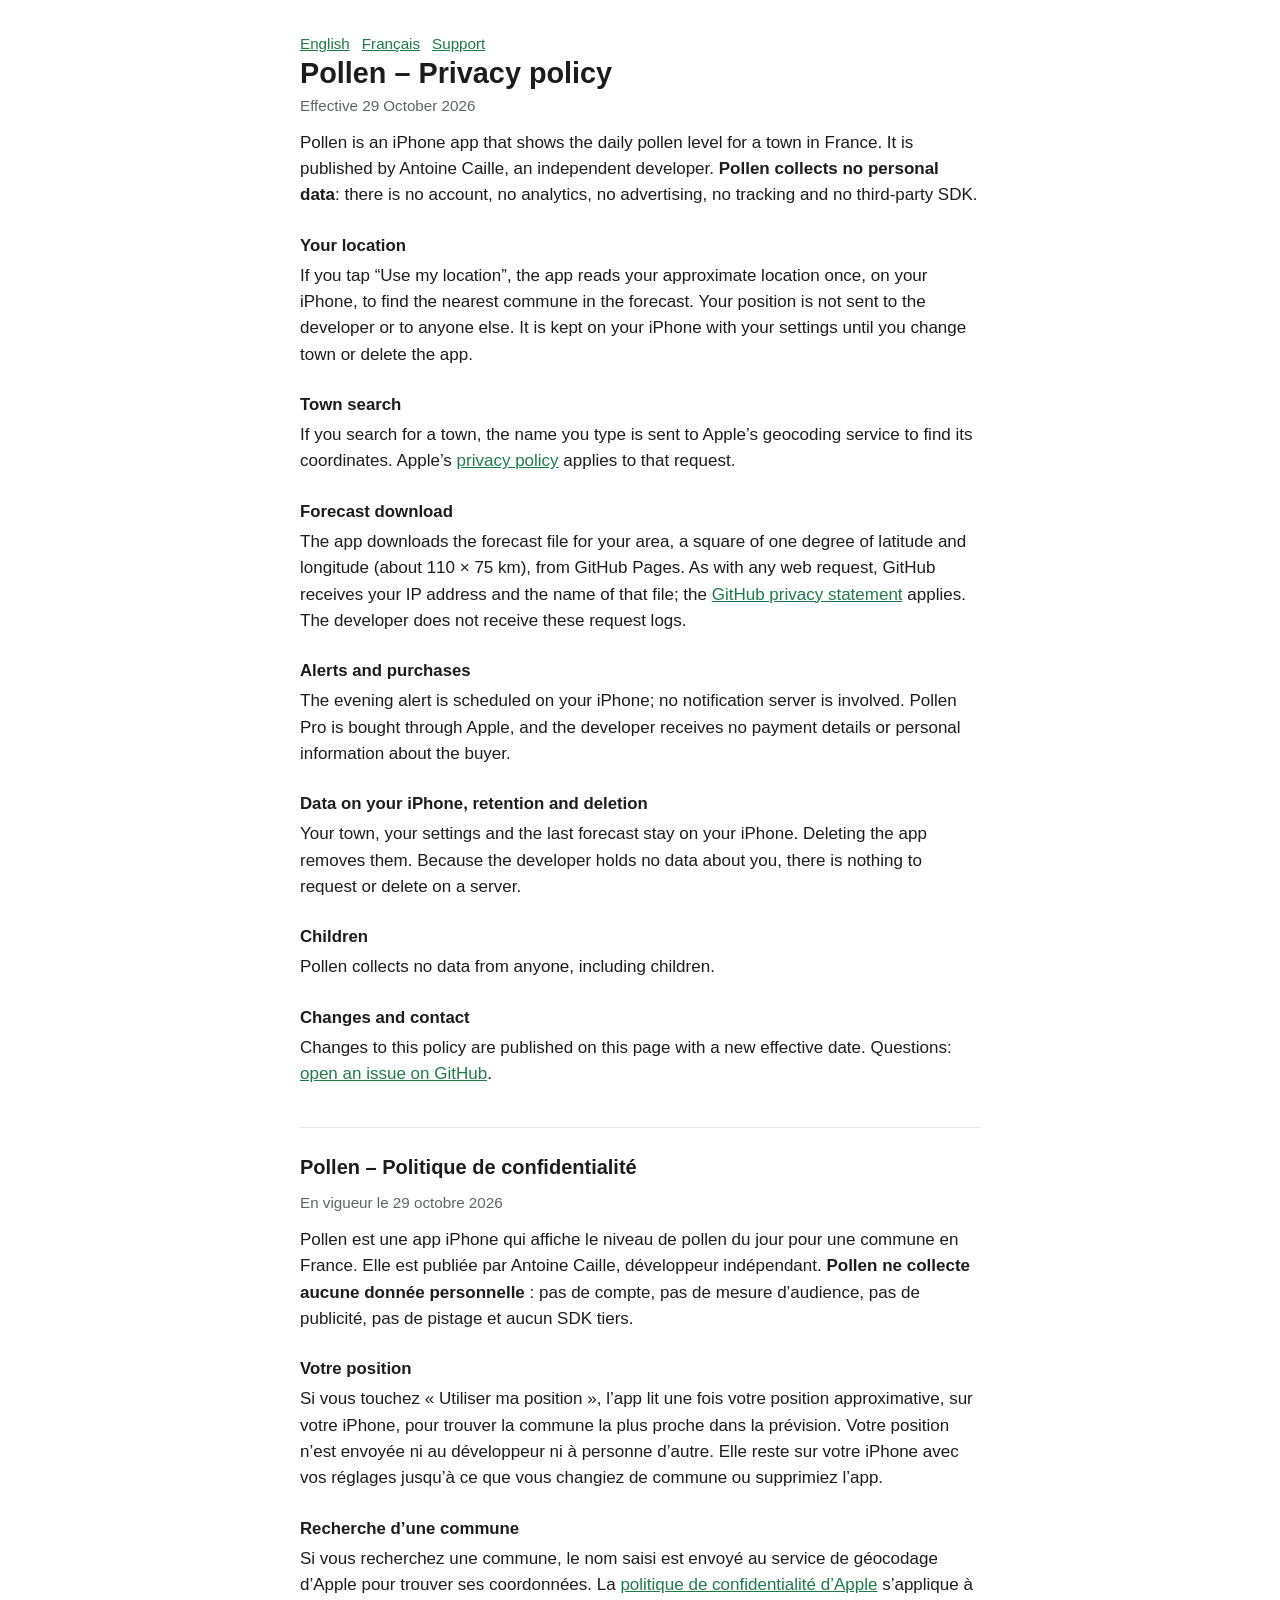
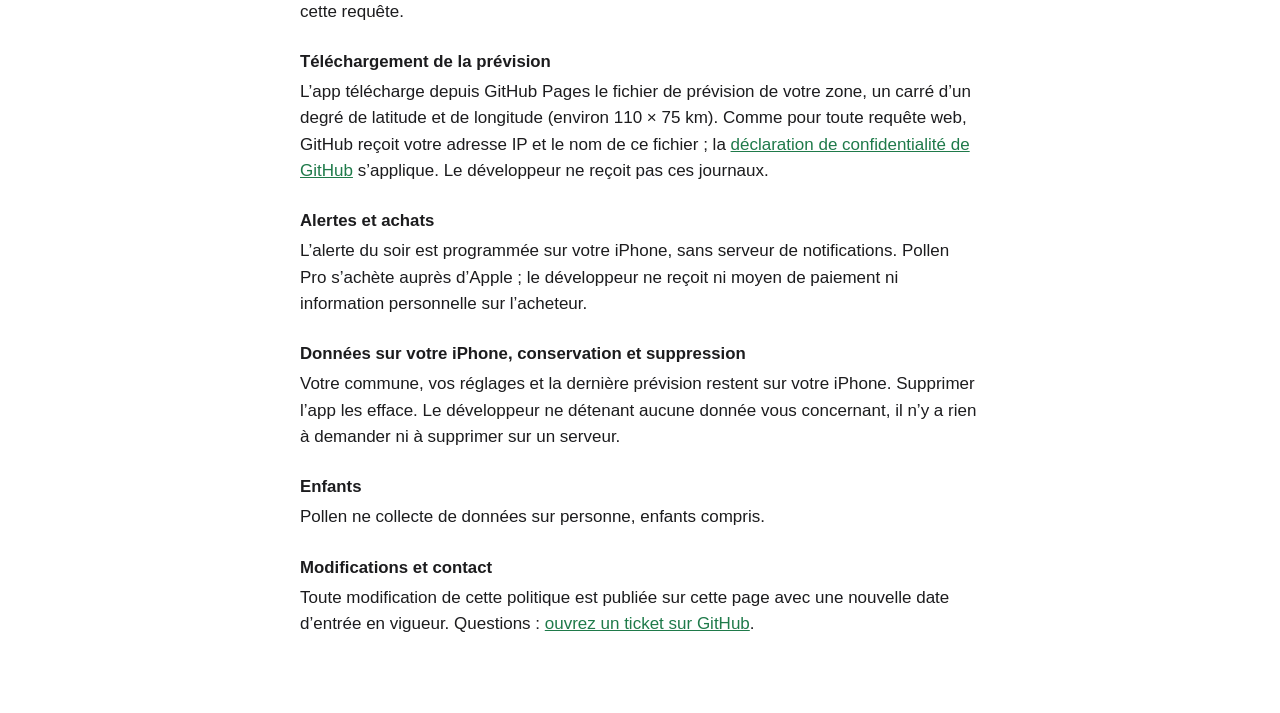
<file: pages/privacy/index.html>
<!doctype html>
<html lang="en">
<head>
<meta charset="utf-8">
<meta name="viewport" content="width=device-width, initial-scale=1">
<title>Pollen – Privacy policy</title>
<link rel="stylesheet" href="../style.css">
</head>
<body>
<main>
<nav><a href="#en">English</a><a href="#fr">Français</a><a href="../support/">Support</a></nav>

<section id="en" lang="en">
<h1>Pollen – Privacy policy</h1>
<p class="meta">Effective 29 October 2026</p>

<p>Pollen is an iPhone app that shows the daily pollen level for a town in France. It is published by Antoine Caille, an independent developer. <strong>Pollen collects no personal data</strong>: there is no account, no analytics, no advertising, no tracking and no third-party SDK.</p>

<h3>Your location</h3>
<p>If you tap “Use my location”, the app reads your approximate location once, on your iPhone, to find the nearest commune in the forecast. Your position is not sent to the developer or to anyone else. It is kept on your iPhone with your settings until you change town or delete the app.</p>

<h3>Town search</h3>
<p>If you search for a town, the name you type is sent to Apple’s geocoding service to find its coordinates. Apple’s <a href="https://www.apple.com/legal/privacy/">privacy policy</a> applies to that request.</p>

<h3>Forecast download</h3>
<p>The app downloads the forecast file for your area, a square of one degree of latitude and longitude (about 110 × 75 km), from GitHub Pages. As with any web request, GitHub receives your IP address and the name of that file; the <a href="https://docs.github.com/site-policy/privacy-policies/github-general-privacy-statement">GitHub privacy statement</a> applies. The developer does not receive these request logs.</p>

<h3>Alerts and purchases</h3>
<p>The evening alert is scheduled on your iPhone; no notification server is involved. Pollen Pro is bought through Apple, and the developer receives no payment details or personal information about the buyer.</p>

<h3>Data on your iPhone, retention and deletion</h3>
<p>Your town, your settings and the last forecast stay on your iPhone. Deleting the app removes them. Because the developer holds no data about you, there is nothing to request or delete on a server.</p>

<h3>Children</h3>
<p>Pollen collects no data from anyone, including children.</p>

<h3>Changes and contact</h3>
<p>Changes to this policy are published on this page with a new effective date. Questions: <a href="https://github.com/Capton1/pollen-data/issues">open an issue on GitHub</a>.</p>
</section>

<section id="fr" lang="fr">
<h2>Pollen – Politique de confidentialité</h2>
<p class="meta">En vigueur le 29 octobre 2026</p>

<p>Pollen est une app iPhone qui affiche le niveau de pollen du jour pour une commune en France. Elle est publiée par Antoine Caille, développeur indépendant. <strong>Pollen ne collecte aucune donnée personnelle</strong> : pas de compte, pas de mesure d’audience, pas de publicité, pas de pistage et aucun SDK tiers.</p>

<h3>Votre position</h3>
<p>Si vous touchez « Utiliser ma position », l’app lit une fois votre position approximative, sur votre iPhone, pour trouver la commune la plus proche dans la prévision. Votre position n’est envoyée ni au développeur ni à personne d’autre. Elle reste sur votre iPhone avec vos réglages jusqu’à ce que vous changiez de commune ou supprimiez l’app.</p>

<h3>Recherche d’une commune</h3>
<p>Si vous recherchez une commune, le nom saisi est envoyé au service de géocodage d’Apple pour trouver ses coordonnées. La <a href="https://www.apple.com/fr/legal/privacy/">politique de confidentialité d’Apple</a> s’applique à cette requête.</p>

<h3>Téléchargement de la prévision</h3>
<p>L’app télécharge depuis GitHub Pages le fichier de prévision de votre zone, un carré d’un degré de latitude et de longitude (environ 110 × 75 km). Comme pour toute requête web, GitHub reçoit votre adresse IP et le nom de ce fichier ; la <a href="https://docs.github.com/site-policy/privacy-policies/github-general-privacy-statement">déclaration de confidentialité de GitHub</a> s’applique. Le développeur ne reçoit pas ces journaux.</p>

<h3>Alertes et achats</h3>
<p>L’alerte du soir est programmée sur votre iPhone, sans serveur de notifications. Pollen Pro s’achète auprès d’Apple ; le développeur ne reçoit ni moyen de paiement ni information personnelle sur l’acheteur.</p>

<h3>Données sur votre iPhone, conservation et suppression</h3>
<p>Votre commune, vos réglages et la dernière prévision restent sur votre iPhone. Supprimer l’app les efface. Le développeur ne détenant aucune donnée vous concernant, il n’y a rien à demander ni à supprimer sur un serveur.</p>

<h3>Enfants</h3>
<p>Pollen ne collecte de données sur personne, enfants compris.</p>

<h3>Modifications et contact</h3>
<p>Toute modification de cette politique est publiée sur cette page avec une nouvelle date d’entrée en vigueur. Questions : <a href="https://github.com/Capton1/pollen-data/issues">ouvrez un ticket sur GitHub</a>.</p>
</section>
</main>
</body>
</html>
</file>
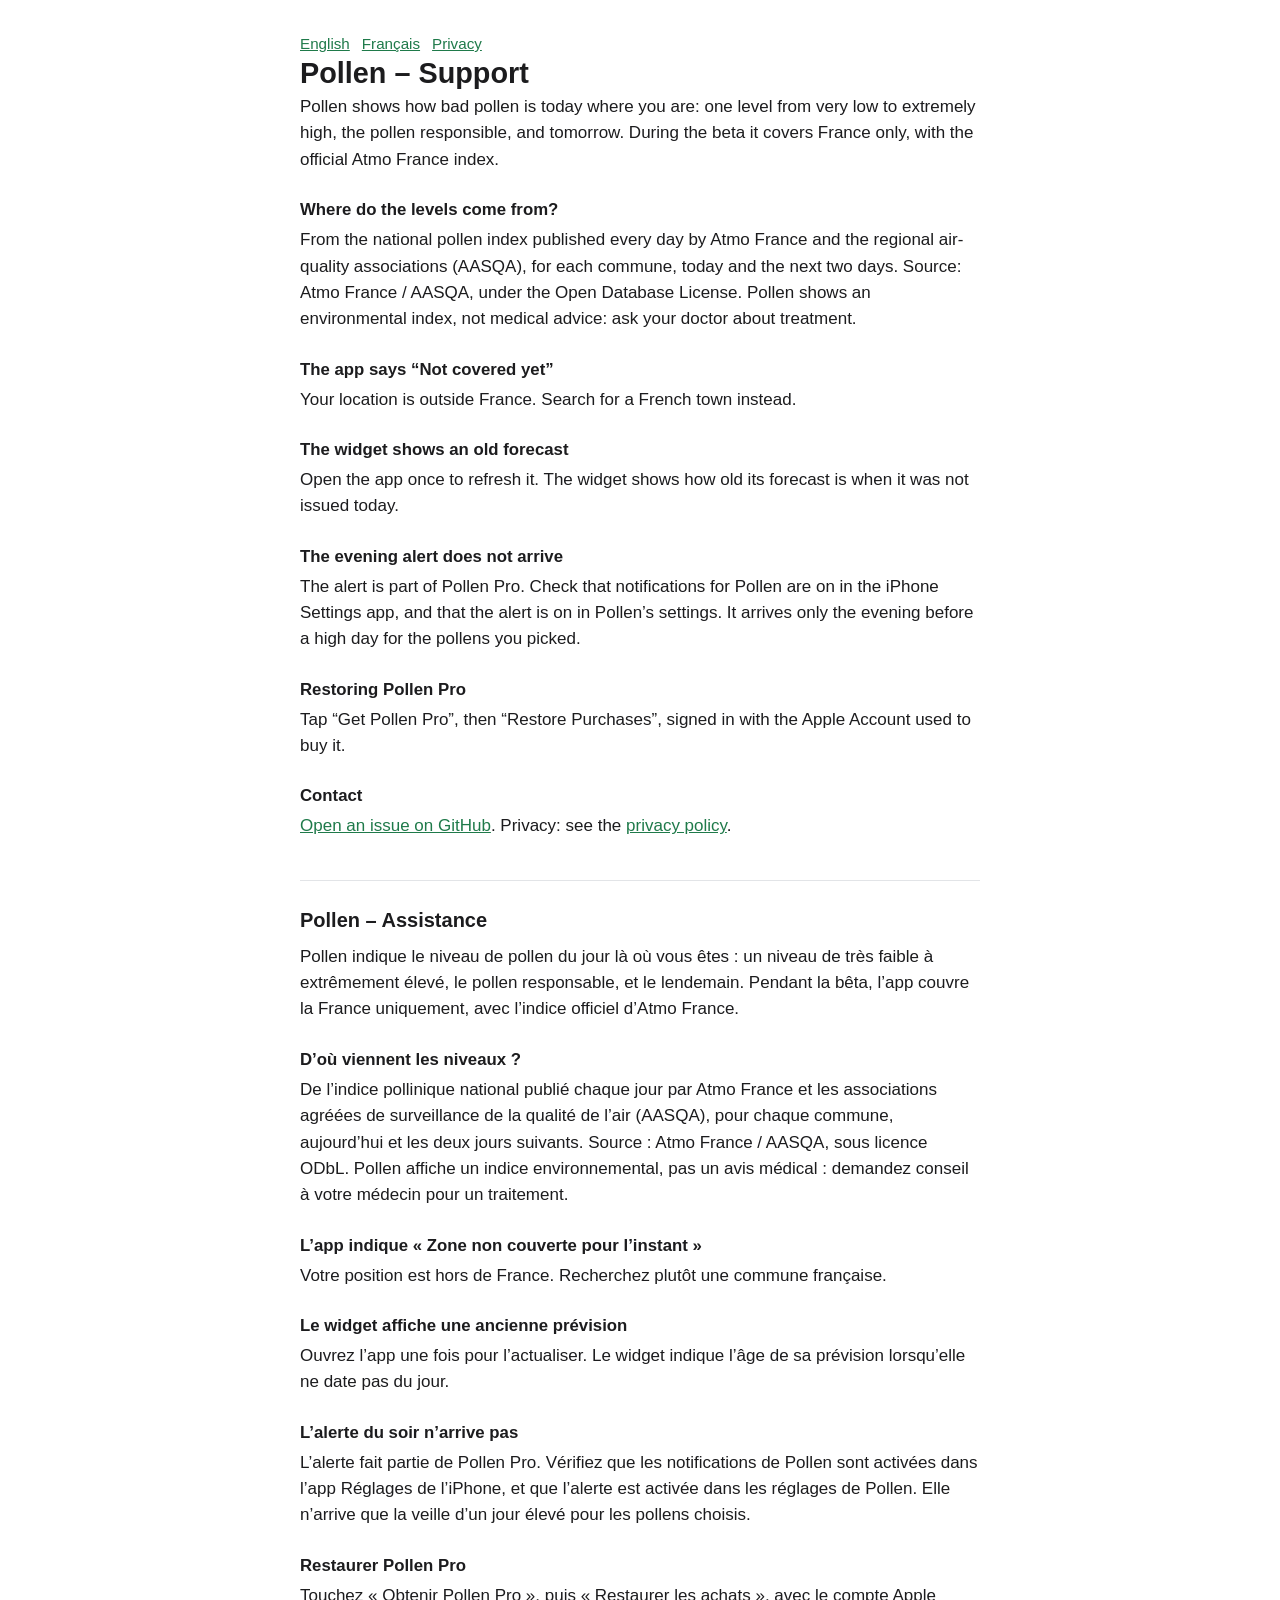
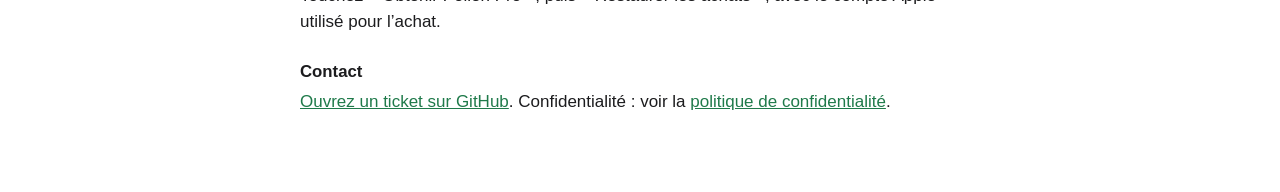
<file: pages/support/index.html>
<!doctype html>
<html lang="en">
<head>
<meta charset="utf-8">
<meta name="viewport" content="width=device-width, initial-scale=1">
<title>Pollen – Support</title>
<link rel="stylesheet" href="../style.css">
</head>
<body>
<main>
<nav><a href="#en">English</a><a href="#fr">Français</a><a href="../privacy/">Privacy</a></nav>

<section id="en" lang="en">
<h1>Pollen – Support</h1>
<p>Pollen shows how bad pollen is today where you are: one level from very low to extremely high, the pollen responsible, and tomorrow. During the beta it covers France only, with the official Atmo France index.</p>

<h3>Where do the levels come from?</h3>
<p>From the national pollen index published every day by Atmo France and the regional air-quality associations (AASQA), for each commune, today and the next two days. Source: Atmo France / AASQA, under the Open Database License. Pollen shows an environmental index, not medical advice: ask your doctor about treatment.</p>

<h3>The app says “Not covered yet”</h3>
<p>Your location is outside France. Search for a French town instead.</p>

<h3>The widget shows an old forecast</h3>
<p>Open the app once to refresh it. The widget shows how old its forecast is when it was not issued today.</p>

<h3>The evening alert does not arrive</h3>
<p>The alert is part of Pollen Pro. Check that notifications for Pollen are on in the iPhone Settings app, and that the alert is on in Pollen’s settings. It arrives only the evening before a high day for the pollens you picked.</p>

<h3>Restoring Pollen Pro</h3>
<p>Tap “Get Pollen Pro”, then “Restore Purchases”, signed in with the Apple Account used to buy it.</p>

<h3>Contact</h3>
<p><a href="https://github.com/Capton1/pollen-data/issues">Open an issue on GitHub</a>. Privacy: see the <a href="../privacy/">privacy policy</a>.</p>
</section>

<section id="fr" lang="fr">
<h2>Pollen – Assistance</h2>
<p>Pollen indique le niveau de pollen du jour là où vous êtes : un niveau de très faible à extrêmement élevé, le pollen responsable, et le lendemain. Pendant la bêta, l’app couvre la France uniquement, avec l’indice officiel d’Atmo France.</p>

<h3>D’où viennent les niveaux ?</h3>
<p>De l’indice pollinique national publié chaque jour par Atmo France et les associations agréées de surveillance de la qualité de l’air (AASQA), pour chaque commune, aujourd’hui et les deux jours suivants. Source : Atmo France / AASQA, sous licence ODbL. Pollen affiche un indice environnemental, pas un avis médical : demandez conseil à votre médecin pour un traitement.</p>

<h3>L’app indique « Zone non couverte pour l’instant »</h3>
<p>Votre position est hors de France. Recherchez plutôt une commune française.</p>

<h3>Le widget affiche une ancienne prévision</h3>
<p>Ouvrez l’app une fois pour l’actualiser. Le widget indique l’âge de sa prévision lorsqu’elle ne date pas du jour.</p>

<h3>L’alerte du soir n’arrive pas</h3>
<p>L’alerte fait partie de Pollen Pro. Vérifiez que les notifications de Pollen sont activées dans l’app Réglages de l’iPhone, et que l’alerte est activée dans les réglages de Pollen. Elle n’arrive que la veille d’un jour élevé pour les pollens choisis.</p>

<h3>Restaurer Pollen Pro</h3>
<p>Touchez « Obtenir Pollen Pro », puis « Restaurer les achats », avec le compte Apple utilisé pour l’achat.</p>

<h3>Contact</h3>
<p><a href="https://github.com/Capton1/pollen-data/issues">Ouvrez un ticket sur GitHub</a>. Confidentialité : voir la <a href="../privacy/">politique de confidentialité</a>.</p>
</section>
</main>
</body>
</html>
</file>
<file: pages/style.css>
:root {
  color-scheme: light dark;
  --text: #1c1c1e;
  --muted: #5f6368;
  --background: #ffffff;
  --accent: #1f7a4a;
  --rule: #e2e4e7;
}

@media (prefers-color-scheme: dark) {
  :root {
    --text: #f2f2f7;
    --muted: #a1a1aa;
    --background: #111214;
    --accent: #5fc985;
    --rule: #2c2e33;
  }
}

body {
  margin: 0;
  background: var(--background);
  color: var(--text);
  font: 17px/1.55 -apple-system, BlinkMacSystemFont, "Segoe UI", Roboto, sans-serif;
}

main {
  max-width: 680px;
  margin: 0 auto;
  padding: 32px 16px 64px;
}

h1 { font-size: 1.8rem; line-height: 1.2; margin: 0 0 4px; }
h2 { font-size: 1.25rem; margin: 40px 0 8px; padding-top: 24px; border-top: 1px solid var(--rule); }
h3 { font-size: 1.05rem; margin: 24px 0 4px; }
p { margin: 0 0 12px; }
a { color: var(--accent); }
.meta, nav { color: var(--muted); font-size: 0.95rem; }
nav a { margin-right: 12px; }
</file>
